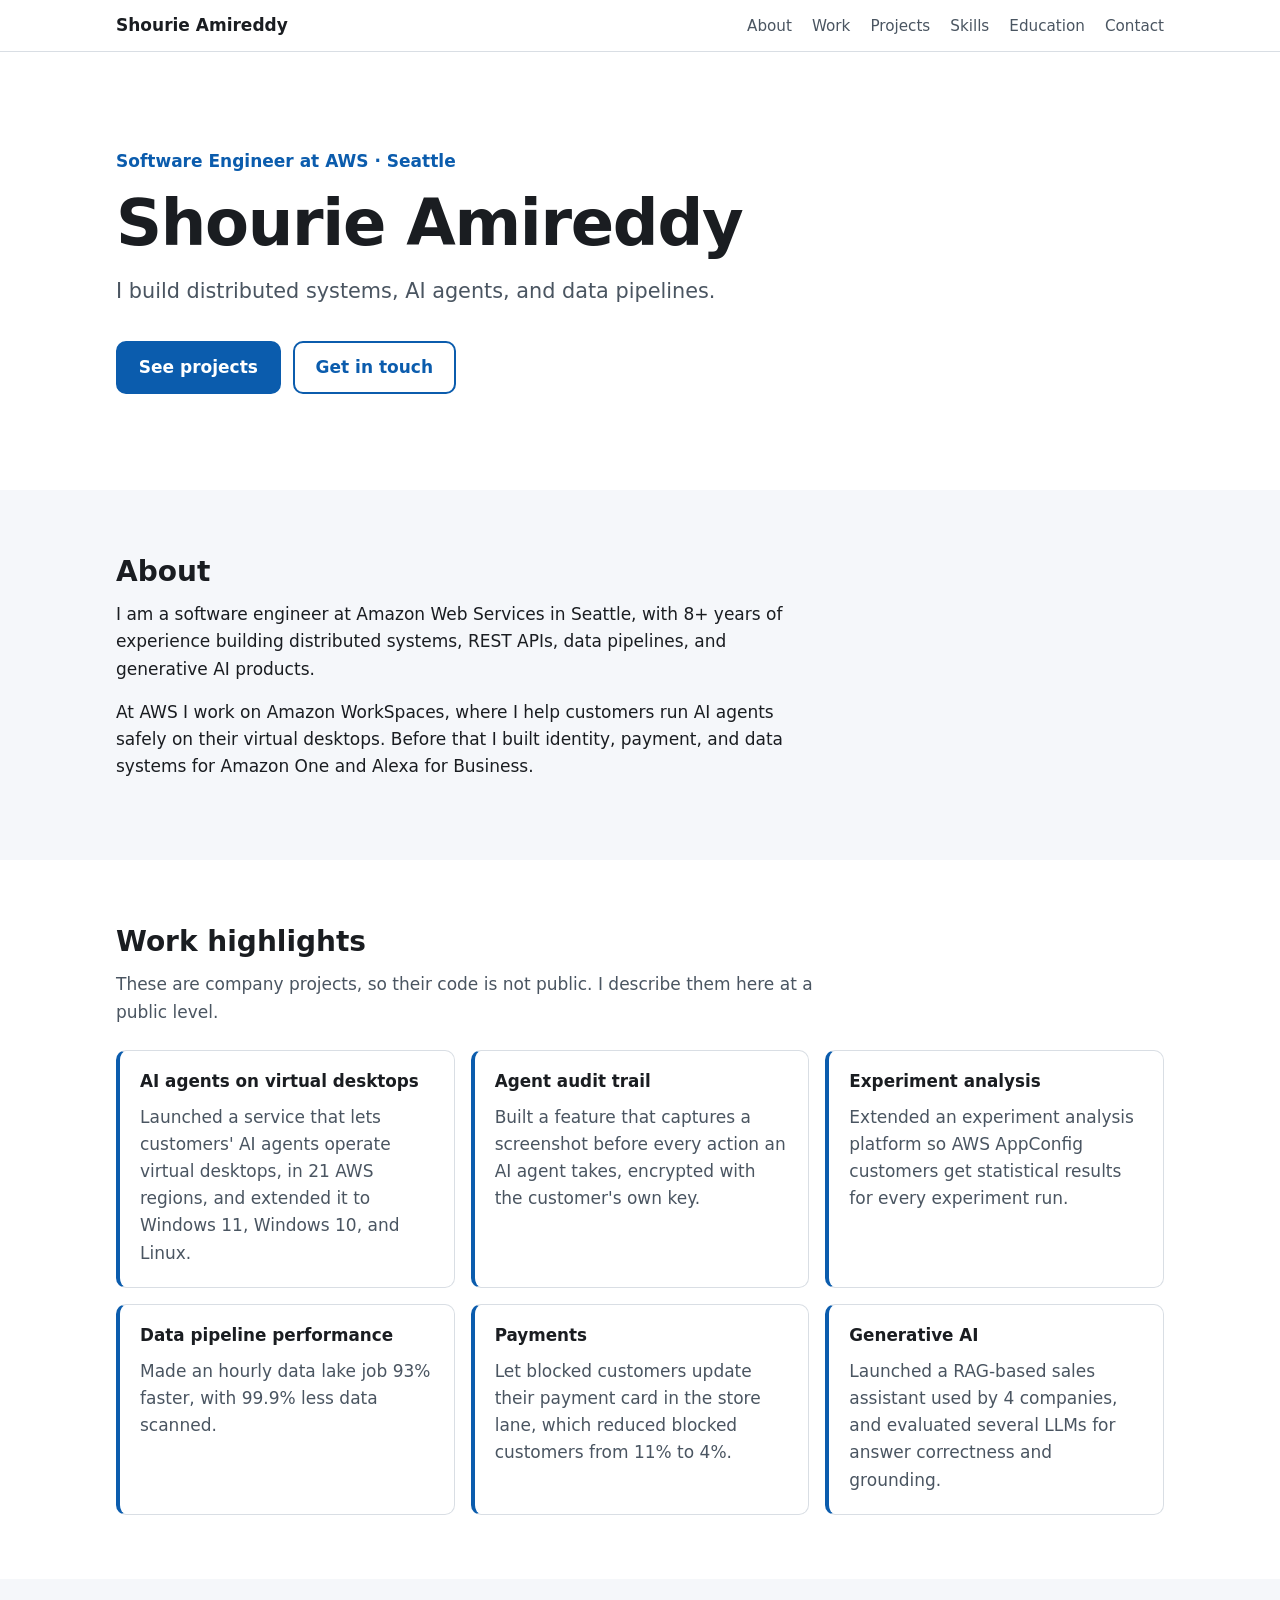
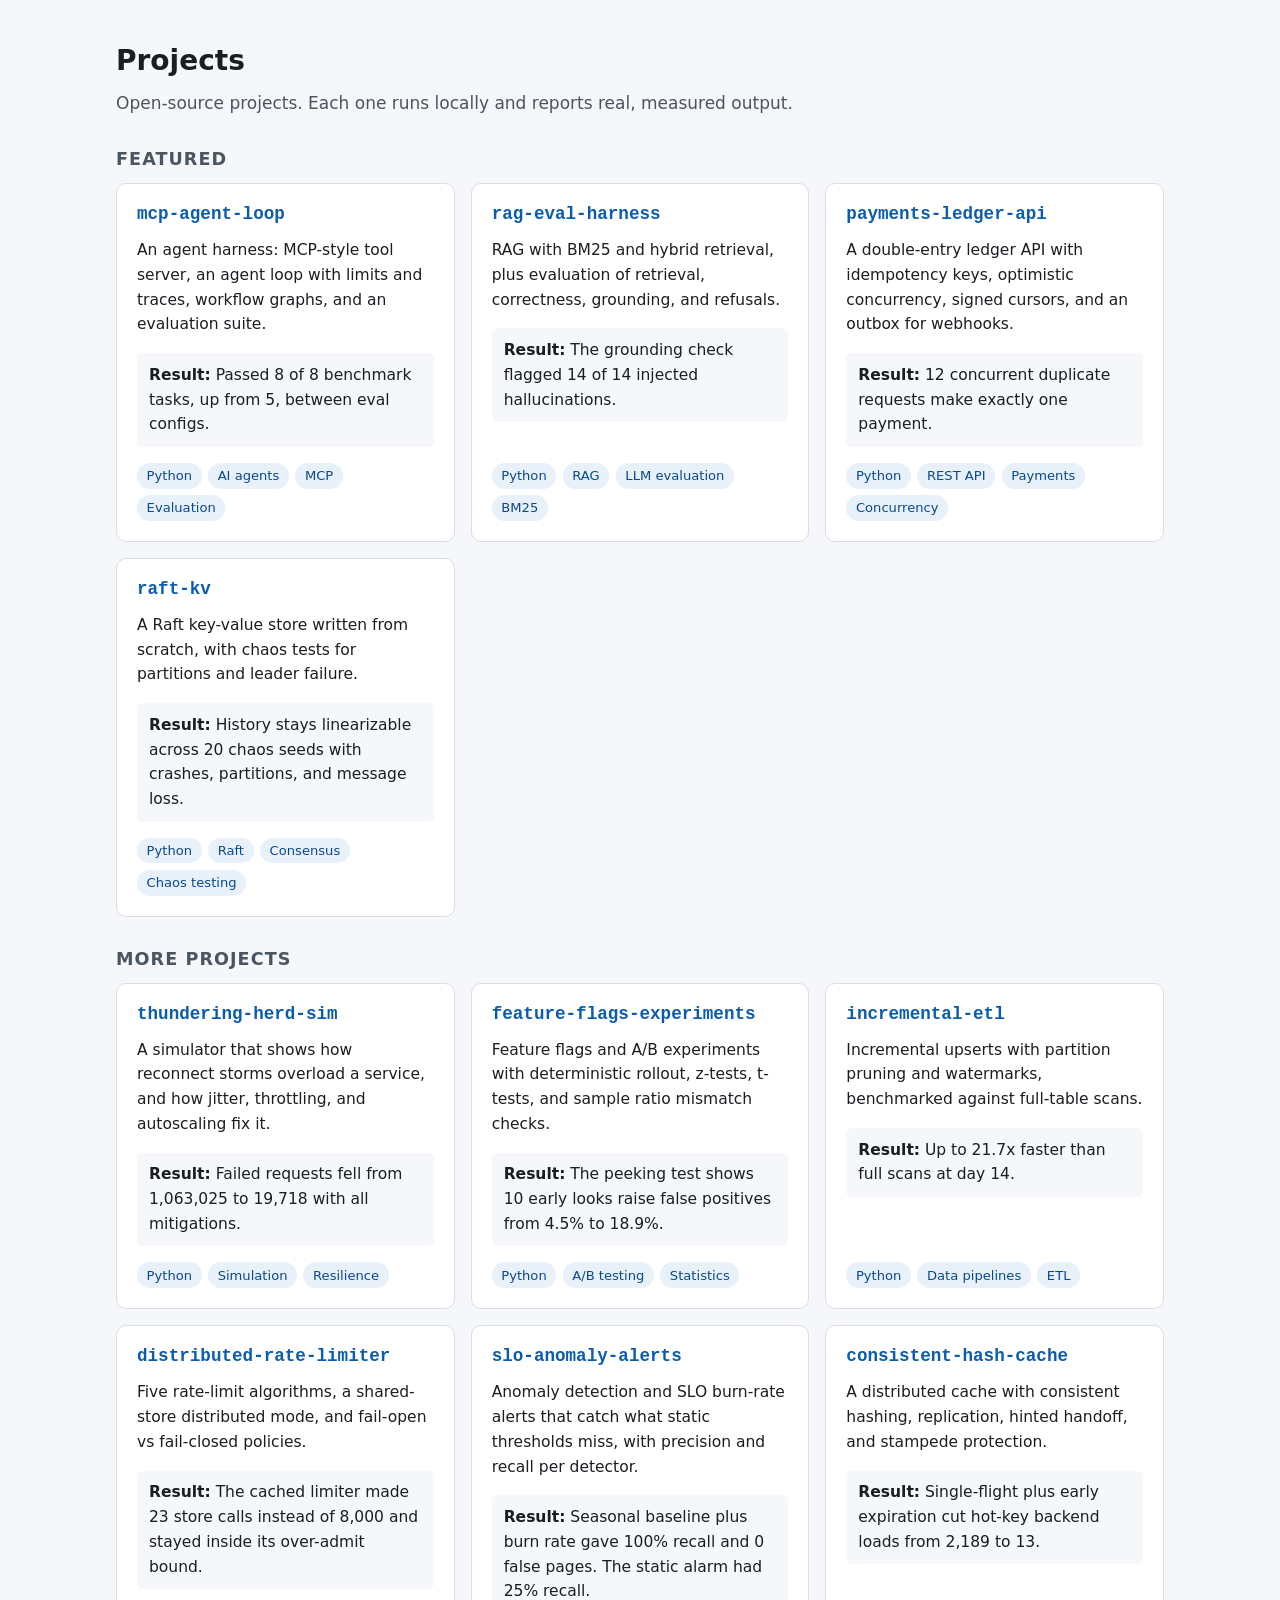
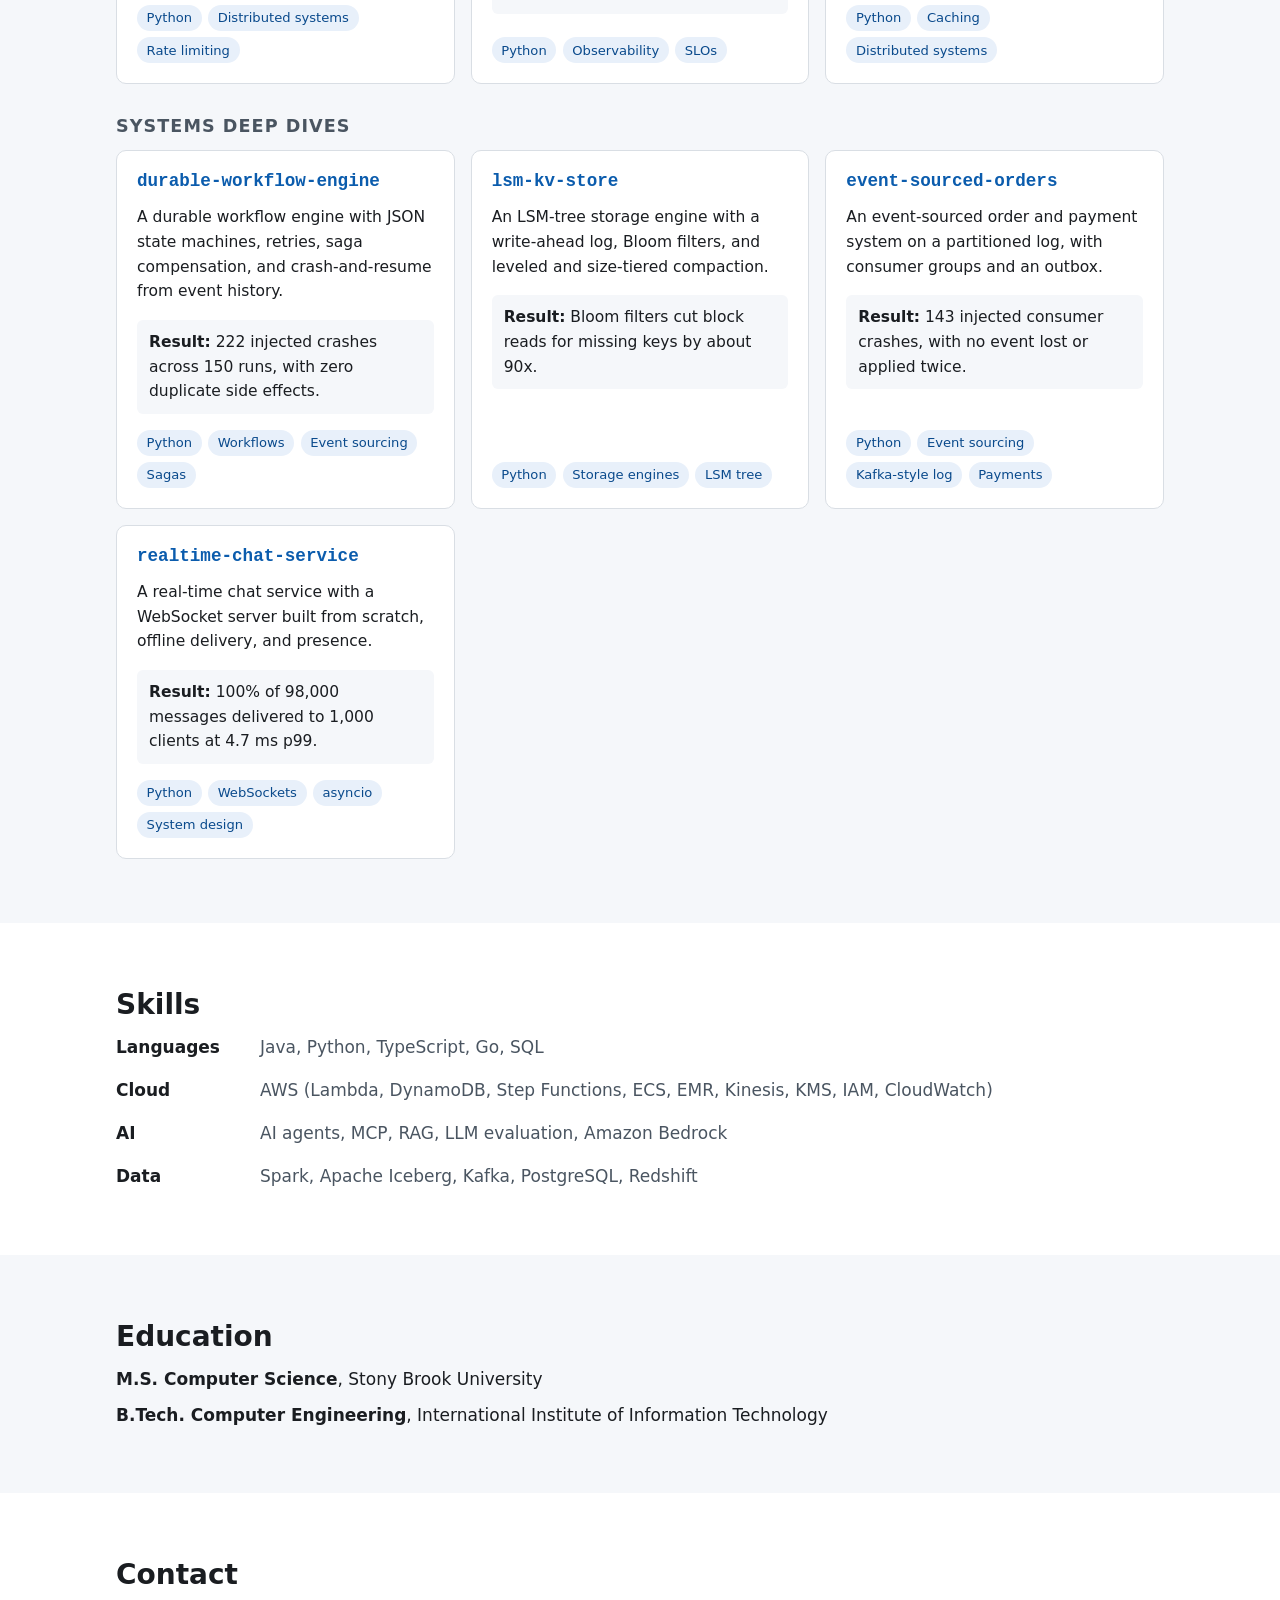
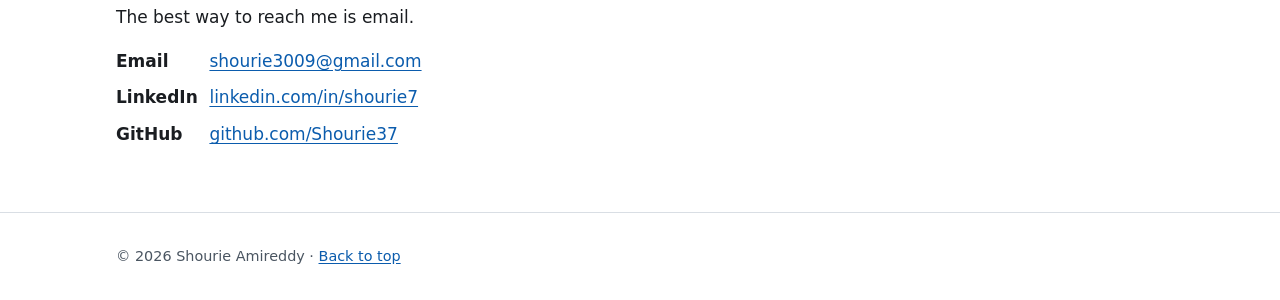
<file: index.html>
<!doctype html>
<html lang="en">
<head>
  <meta charset="utf-8">
  <meta name="viewport" content="width=device-width, initial-scale=1">
  <title>Shourie Amireddy | Software Engineer at AWS</title>
  <meta name="description" content="Shourie Amireddy is a software engineer at AWS in Seattle. He builds distributed systems, AI agents, and data pipelines.">
  <meta name="author" content="Shourie Amireddy">
  <meta property="og:type" content="website">
  <meta property="og:url" content="https://shourie37.github.io/">
  <meta property="og:title" content="Shourie Amireddy | Software Engineer at AWS">
  <meta property="og:description" content="Software engineer at AWS in Seattle. Distributed systems, AI agents, and data pipelines.">
  <meta name="twitter:card" content="summary">
  <meta name="color-scheme" content="light dark">
  <link rel="icon" href="data:image/svg+xml,%3Csvg xmlns='http://www.w3.org/2000/svg' viewBox='0 0 32 32'%3E%3Crect width='32' height='32' rx='6' fill='%230b5cad'/%3E%3Ctext x='16' y='22' font-family='sans-serif' font-size='16' font-weight='700' fill='white' text-anchor='middle'%3ESA%3C/text%3E%3C/svg%3E">
  <link rel="stylesheet" href="style.css">
</head>
<body>
  <a class="skip-link" href="#main">Skip to content</a>

  <header class="site-header">
    <nav class="nav" aria-label="Main">
      <a class="nav-name" href="#top">Shourie Amireddy</a>
      <ul class="nav-links">
        <li><a href="#about">About</a></li>
        <li><a href="#work">Work</a></li>
        <li><a href="#projects">Projects</a></li>
        <li><a href="#skills">Skills</a></li>
        <li><a href="#education">Education</a></li>
        <li><a href="#contact">Contact</a></li>
      </ul>
    </nav>
  </header>

  <main id="main">
    <section class="hero" id="top" aria-labelledby="hero-title">
      <div class="container">
        <p class="eyebrow">Software Engineer at AWS · Seattle</p>
        <h1 id="hero-title">Shourie Amireddy</h1>
        <p class="lead">I build distributed systems, AI agents, and data pipelines.</p>
        <p class="hero-actions">
          <a class="button" href="#projects">See projects</a>
          <a class="button button-secondary" href="#contact">Get in touch</a>
        </p>
      </div>
    </section>

    <section id="about" aria-labelledby="about-title">
      <div class="container">
        <h2 id="about-title">About</h2>
        <p>I am a software engineer at Amazon Web Services in Seattle, with 8+ years of experience building distributed systems, REST APIs, data pipelines, and generative AI products.</p>
        <p>At AWS I work on Amazon WorkSpaces, where I help customers run AI agents safely on their virtual desktops. Before that I built identity, payment, and data systems for Amazon One and Alexa for Business.</p>
      </div>
    </section>

    <section id="work" aria-labelledby="work-title">
      <div class="container">
        <h2 id="work-title">Work highlights</h2>
        <p class="section-note">These are company projects, so their code is not public. I describe them here at a public level.</p>
        <ul class="highlights">
          <li>
            <h3>AI agents on virtual desktops</h3>
            <p>Launched a service that lets customers' AI agents operate virtual desktops, in 21 AWS regions, and extended it to Windows 11, Windows 10, and Linux.</p>
          </li>
          <li>
            <h3>Agent audit trail</h3>
            <p>Built a feature that captures a screenshot before every action an AI agent takes, encrypted with the customer's own key.</p>
          </li>
          <li>
            <h3>Experiment analysis</h3>
            <p>Extended an experiment analysis platform so AWS AppConfig customers get statistical results for every experiment run.</p>
          </li>
          <li>
            <h3>Data pipeline performance</h3>
            <p>Made an hourly data lake job 93% faster, with 99.9% less data scanned.</p>
          </li>
          <li>
            <h3>Payments</h3>
            <p>Let blocked customers update their payment card in the store lane, which reduced blocked customers from 11% to 4%.</p>
          </li>
          <li>
            <h3>Generative AI</h3>
            <p>Launched a RAG-based sales assistant used by 4 companies, and evaluated several LLMs for answer correctness and grounding.</p>
          </li>
        </ul>
      </div>
    </section>

    <section id="projects" aria-labelledby="projects-title">
      <div class="container">
        <h2 id="projects-title">Projects</h2>
        <p class="section-note">Open-source projects. Each one runs locally and reports real, measured output.</p>

        <h3 class="subhead">Featured</h3>
        <ul class="cards">
          <!-- PROJECT: mcp-agent-loop START -->
          <li class="card">
            <h4><a href="https://github.com/Shourie37/mcp-agent-loop">mcp-agent-loop</a></h4>
            <p>An agent harness: MCP-style tool server, an agent loop with limits and traces, workflow graphs, and an evaluation suite.</p>
            <p class="result"><span class="result-label">Result:</span> Passed 8 of 8 benchmark tasks, up from 5, between eval configs.</p>
            <ul class="tags" aria-label="Tags"><li>Python</li><li>AI agents</li><li>MCP</li><li>Evaluation</li></ul>
          </li>
          <!-- PROJECT: mcp-agent-loop END -->

          <!-- PROJECT: rag-eval-harness START -->
          <li class="card">
            <h4><a href="https://github.com/Shourie37/rag-eval-harness">rag-eval-harness</a></h4>
            <p>RAG with BM25 and hybrid retrieval, plus evaluation of retrieval, correctness, grounding, and refusals.</p>
            <p class="result"><span class="result-label">Result:</span> The grounding check flagged 14 of 14 injected hallucinations.</p>
            <ul class="tags" aria-label="Tags"><li>Python</li><li>RAG</li><li>LLM evaluation</li><li>BM25</li></ul>
          </li>
          <!-- PROJECT: rag-eval-harness END -->

          <!-- PROJECT: payments-ledger-api START -->
          <li class="card">
            <h4><a href="https://github.com/Shourie37/payments-ledger-api">payments-ledger-api</a></h4>
            <p>A double-entry ledger API with idempotency keys, optimistic concurrency, signed cursors, and an outbox for webhooks.</p>
            <p class="result"><span class="result-label">Result:</span> 12 concurrent duplicate requests make exactly one payment.</p>
            <ul class="tags" aria-label="Tags"><li>Python</li><li>REST API</li><li>Payments</li><li>Concurrency</li></ul>
          </li>
          <!-- PROJECT: payments-ledger-api END -->

          <!-- PROJECT: raft-kv START -->
          <li class="card">
            <h4><a href="https://github.com/Shourie37/raft-kv">raft-kv</a></h4>
            <p>A Raft key-value store written from scratch, with chaos tests for partitions and leader failure.</p>
            <p class="result"><span class="result-label">Result:</span> History stays linearizable across 20 chaos seeds with crashes, partitions, and message loss.</p>
            <ul class="tags" aria-label="Tags"><li>Python</li><li>Raft</li><li>Consensus</li><li>Chaos testing</li></ul>
          </li>
          <!-- PROJECT: raft-kv END -->
        </ul>

        <h3 class="subhead">More projects</h3>
        <ul class="cards">
          <!-- PROJECT: thundering-herd-sim START -->
          <li class="card">
            <h4><a href="https://github.com/Shourie37/thundering-herd-sim">thundering-herd-sim</a></h4>
            <p>A simulator that shows how reconnect storms overload a service, and how jitter, throttling, and autoscaling fix it.</p>
            <p class="result"><span class="result-label">Result:</span> Failed requests fell from 1,063,025 to 19,718 with all mitigations.</p>
            <ul class="tags" aria-label="Tags"><li>Python</li><li>Simulation</li><li>Resilience</li></ul>
          </li>
          <!-- PROJECT: thundering-herd-sim END -->

          <!-- PROJECT: feature-flags-experiments START -->
          <li class="card">
            <h4><a href="https://github.com/Shourie37/feature-flags-experiments">feature-flags-experiments</a></h4>
            <p>Feature flags and A/B experiments with deterministic rollout, z-tests, t-tests, and sample ratio mismatch checks.</p>
            <p class="result"><span class="result-label">Result:</span> The peeking test shows 10 early looks raise false positives from 4.5% to 18.9%.</p>
            <ul class="tags" aria-label="Tags"><li>Python</li><li>A/B testing</li><li>Statistics</li></ul>
          </li>
          <!-- PROJECT: feature-flags-experiments END -->

          <!-- PROJECT: incremental-etl START -->
          <li class="card">
            <h4><a href="https://github.com/Shourie37/incremental-etl">incremental-etl</a></h4>
            <p>Incremental upserts with partition pruning and watermarks, benchmarked against full-table scans.</p>
            <p class="result"><span class="result-label">Result:</span> Up to 21.7x faster than full scans at day 14.</p>
            <ul class="tags" aria-label="Tags"><li>Python</li><li>Data pipelines</li><li>ETL</li></ul>
          </li>
          <!-- PROJECT: incremental-etl END -->

          <!-- PROJECT: distributed-rate-limiter START -->
          <li class="card">
            <h4><a href="https://github.com/Shourie37/distributed-rate-limiter">distributed-rate-limiter</a></h4>
            <p>Five rate-limit algorithms, a shared-store distributed mode, and fail-open vs fail-closed policies.</p>
            <p class="result"><span class="result-label">Result:</span> The cached limiter made 23 store calls instead of 8,000 and stayed inside its over-admit bound.</p>
            <ul class="tags" aria-label="Tags"><li>Python</li><li>Distributed systems</li><li>Rate limiting</li></ul>
          </li>
          <!-- PROJECT: distributed-rate-limiter END -->

          <!-- PROJECT: slo-anomaly-alerts START -->
          <li class="card">
            <h4><a href="https://github.com/Shourie37/slo-anomaly-alerts">slo-anomaly-alerts</a></h4>
            <p>Anomaly detection and SLO burn-rate alerts that catch what static thresholds miss, with precision and recall per detector.</p>
            <p class="result"><span class="result-label">Result:</span> Seasonal baseline plus burn rate gave 100% recall and 0 false pages. The static alarm had 25% recall.</p>
            <ul class="tags" aria-label="Tags"><li>Python</li><li>Observability</li><li>SLOs</li></ul>
          </li>
          <!-- PROJECT: slo-anomaly-alerts END -->

          <!-- PROJECT: consistent-hash-cache START -->
          <li class="card">
            <h4><a href="https://github.com/Shourie37/consistent-hash-cache">consistent-hash-cache</a></h4>
            <p>A distributed cache with consistent hashing, replication, hinted handoff, and stampede protection.</p>
            <p class="result"><span class="result-label">Result:</span> Single-flight plus early expiration cut hot-key backend loads from 2,189 to 13.</p>
            <ul class="tags" aria-label="Tags"><li>Python</li><li>Caching</li><li>Distributed systems</li></ul>
          </li>
          <!-- PROJECT: consistent-hash-cache END -->
        </ul>

        <h3 class="subhead">Systems deep dives</h3>
        <ul class="cards">
          <!-- PROJECT: durable-workflow-engine START -->
          <li class="card">
            <h4><a href="https://github.com/Shourie37/durable-workflow-engine">durable-workflow-engine</a></h4>
            <p>A durable workflow engine with JSON state machines, retries, saga compensation, and crash-and-resume from event history.</p>
            <p class="result"><span class="result-label">Result:</span> 222 injected crashes across 150 runs, with zero duplicate side effects.</p>
            <ul class="tags" aria-label="Tags"><li>Python</li><li>Workflows</li><li>Event sourcing</li><li>Sagas</li></ul>
          </li>
          <!-- PROJECT: durable-workflow-engine END -->

          <!-- PROJECT: lsm-kv-store START -->
          <li class="card">
            <h4><a href="https://github.com/Shourie37/lsm-kv-store">lsm-kv-store</a></h4>
            <p>An LSM-tree storage engine with a write-ahead log, Bloom filters, and leveled and size-tiered compaction.</p>
            <p class="result"><span class="result-label">Result:</span> Bloom filters cut block reads for missing keys by about 90x.</p>
            <ul class="tags" aria-label="Tags"><li>Python</li><li>Storage engines</li><li>LSM tree</li></ul>
          </li>
          <!-- PROJECT: lsm-kv-store END -->

          <!-- PROJECT: event-sourced-orders START -->
          <li class="card">
            <h4><a href="https://github.com/Shourie37/event-sourced-orders">event-sourced-orders</a></h4>
            <p>An event-sourced order and payment system on a partitioned log, with consumer groups and an outbox.</p>
            <p class="result"><span class="result-label">Result:</span> 143 injected consumer crashes, with no event lost or applied twice.</p>
            <ul class="tags" aria-label="Tags"><li>Python</li><li>Event sourcing</li><li>Kafka-style log</li><li>Payments</li></ul>
          </li>
          <!-- PROJECT: event-sourced-orders END -->

          <!-- PROJECT: realtime-chat-service START -->
          <li class="card">
            <h4><a href="https://github.com/Shourie37/realtime-chat-service">realtime-chat-service</a></h4>
            <p>A real-time chat service with a WebSocket server built from scratch, offline delivery, and presence.</p>
            <p class="result"><span class="result-label">Result:</span> 100% of 98,000 messages delivered to 1,000 clients at 4.7 ms p99.</p>
            <ul class="tags" aria-label="Tags"><li>Python</li><li>WebSockets</li><li>asyncio</li><li>System design</li></ul>
          </li>
          <!-- PROJECT: realtime-chat-service END -->
        </ul>
      </div>
    </section>

    <section id="skills" aria-labelledby="skills-title">
      <div class="container">
        <h2 id="skills-title">Skills</h2>
        <dl class="skills">
          <div><dt>Languages</dt><dd>Java, Python, TypeScript, Go, SQL</dd></div>
          <div><dt>Cloud</dt><dd>AWS (Lambda, DynamoDB, Step Functions, ECS, EMR, Kinesis, KMS, IAM, CloudWatch)</dd></div>
          <div><dt>AI</dt><dd>AI agents, MCP, RAG, LLM evaluation, Amazon Bedrock</dd></div>
          <div><dt>Data</dt><dd>Spark, Apache Iceberg, Kafka, PostgreSQL, Redshift</dd></div>
        </dl>
      </div>
    </section>

    <section id="education" aria-labelledby="education-title">
      <div class="container">
        <h2 id="education-title">Education</h2>
        <ul class="education">
          <li><strong>M.S. Computer Science</strong>, Stony Brook University</li>
          <li><strong>B.Tech. Computer Engineering</strong>, International Institute of Information Technology</li>
        </ul>
      </div>
    </section>

    <section id="contact" aria-labelledby="contact-title">
      <div class="container">
        <h2 id="contact-title">Contact</h2>
        <p>The best way to reach me is email.</p>
        <ul class="contact">
          <li><span class="contact-label">Email</span> <a href="mailto:shourie3009@gmail.com">shourie3009@gmail.com</a></li>
          <li><span class="contact-label">LinkedIn</span> <a href="https://linkedin.com/in/shourie7">linkedin.com/in/shourie7</a></li>
          <li><span class="contact-label">GitHub</span> <a href="https://github.com/Shourie37">github.com/Shourie37</a></li>
        </ul>
      </div>
    </section>
  </main>

  <footer class="site-footer">
    <div class="container">
      <p>© 2026 Shourie Amireddy · <a href="#top">Back to top</a></p>
    </div>
  </footer>
</body>
</html>
</file>
<file: style.css>
:root {
  --bg: #ffffff;
  --bg-alt: #f5f7fa;
  --surface: #ffffff;
  --text: #1a1d21;
  --muted: #4a5561;
  --border: #d9dee4;
  --accent: #0b5cad;
  --accent-text: #ffffff;
  --tag-bg: #e8f0fa;
  --tag-text: #0a4a8c;
  --focus: #0b5cad;
  --radius: 10px;
  --max: 68rem;
  color-scheme: light dark;
}

@media (prefers-color-scheme: dark) {
  :root {
    --bg: #0f1419;
    --bg-alt: #151b22;
    --surface: #1a2129;
    --text: #e6e9ed;
    --muted: #a8b1bb;
    --border: #2c3540;
    --accent: #6cb6ff;
    --accent-text: #0b1520;
    --tag-bg: #1d2c3d;
    --tag-text: #a8d1ff;
    --focus: #8cc6ff;
  }
}

*,
*::before,
*::after {
  box-sizing: border-box;
}

html {
  scroll-behavior: smooth;
  scroll-padding-top: 4.5rem;
}

@media (prefers-reduced-motion: reduce) {
  html {
    scroll-behavior: auto;
  }
}

body {
  margin: 0;
  font-family: system-ui, -apple-system, "Segoe UI", Roboto, "Helvetica Neue", Arial, sans-serif;
  font-size: 1.0625rem;
  line-height: 1.6;
  color: var(--text);
  background: var(--bg);
  -webkit-text-size-adjust: 100%;
}

a {
  color: var(--accent);
  text-underline-offset: 0.15em;
}

a:hover {
  text-decoration-thickness: 2px;
}

:focus-visible {
  outline: 3px solid var(--focus);
  outline-offset: 3px;
  border-radius: 3px;
}

.container {
  max-width: var(--max);
  margin: 0 auto;
  padding: 0 1.25rem;
}

.skip-link {
  position: absolute;
  left: 1rem;
  top: -3rem;
  z-index: 100;
  padding: 0.5rem 1rem;
  background: var(--accent);
  color: var(--accent-text);
  border-radius: var(--radius);
  text-decoration: none;
}

.skip-link:focus {
  top: 1rem;
}

/* Header */
.site-header {
  position: sticky;
  top: 0;
  z-index: 10;
  background: var(--bg);
  border-bottom: 1px solid var(--border);
}

.nav {
  max-width: var(--max);
  margin: 0 auto;
  padding: 0.75rem 1.25rem;
  display: flex;
  flex-wrap: wrap;
  align-items: center;
  justify-content: space-between;
  gap: 0.5rem 1.5rem;
}

.nav-name {
  font-weight: 700;
  color: var(--text);
  text-decoration: none;
}

.nav-links {
  list-style: none;
  margin: 0;
  padding: 0;
  display: flex;
  flex-wrap: wrap;
  gap: 0.25rem 1.25rem;
}

.nav-links a {
  color: var(--muted);
  text-decoration: none;
  font-size: 0.95rem;
}

.nav-links a:hover {
  color: var(--accent);
}

/* Sections */
section {
  padding: 4rem 0;
}

section:nth-of-type(even) {
  background: var(--bg-alt);
}

h1,
h2,
h3,
h4 {
  line-height: 1.25;
  margin: 0 0 0.75rem;
}

h2 {
  font-size: 1.75rem;
}

p {
  margin: 0 0 1rem;
  max-width: 44rem;
}

.section-note {
  color: var(--muted);
}

.subhead {
  font-size: 1.1rem;
  margin-top: 2rem;
  color: var(--muted);
  text-transform: uppercase;
  letter-spacing: 0.06em;
}

/* Hero */
.hero {
  padding: 6rem 0 5rem;
}

.eyebrow {
  color: var(--accent);
  font-weight: 600;
  margin-bottom: 0.5rem;
}

.hero h1 {
  font-size: clamp(2.5rem, 7vw, 4rem);
  letter-spacing: -0.02em;
}

.lead {
  font-size: 1.3rem;
  color: var(--muted);
}

.hero-actions {
  display: flex;
  flex-wrap: wrap;
  gap: 0.75rem;
  margin-top: 2rem;
}

.button {
  display: inline-block;
  padding: 0.7rem 1.3rem;
  border-radius: var(--radius);
  border: 2px solid var(--accent);
  background: var(--accent);
  color: var(--accent-text);
  font-weight: 600;
  text-decoration: none;
}

.button:hover {
  filter: brightness(1.08);
}

.button-secondary {
  background: transparent;
  color: var(--accent);
}

/* Work highlights */
.highlights {
  list-style: none;
  margin: 1.5rem 0 0;
  padding: 0;
  display: grid;
  grid-template-columns: repeat(auto-fill, minmax(18rem, 1fr));
  gap: 1rem;
}

.highlights li {
  padding: 1.25rem;
  background: var(--surface);
  border: 1px solid var(--border);
  border-left: 4px solid var(--accent);
  border-radius: var(--radius);
}

.highlights h3 {
  font-size: 1.05rem;
}

.highlights p {
  margin: 0;
  color: var(--muted);
}

/* Project cards */
.cards {
  list-style: none;
  margin: 0;
  padding: 0;
  display: grid;
  grid-template-columns: repeat(auto-fill, minmax(18rem, 1fr));
  gap: 1rem;
}

.card {
  display: flex;
  flex-direction: column;
  padding: 1.25rem;
  background: var(--surface);
  border: 1px solid var(--border);
  border-radius: var(--radius);
}

.card h4 {
  font-size: 1.1rem;
  font-family: ui-monospace, SFMono-Regular, Menlo, Consolas, monospace;
  word-break: break-word;
}

.card h4 a {
  text-decoration: none;
}

.card h4 a:hover {
  text-decoration: underline;
}

.card p {
  font-size: 0.97rem;
}

.result {
  padding: 0.6rem 0.75rem;
  background: var(--bg-alt);
  border-radius: 6px;
}

.result-label {
  font-weight: 700;
}

.tags {
  list-style: none;
  margin: auto 0 0;
  padding: 0;
  display: flex;
  flex-wrap: wrap;
  gap: 0.4rem;
}

.tags li {
  padding: 0.15rem 0.6rem;
  font-size: 0.82rem;
  background: var(--tag-bg);
  color: var(--tag-text);
  border-radius: 999px;
}

.card-wip {
  border-style: dashed;
}

.status {
  margin: auto 0 0;
  font-size: 0.85rem;
  font-weight: 600;
  color: var(--muted);
}

/* Skills */
.skills {
  margin: 0;
  display: grid;
  gap: 1rem;
}

.skills div {
  display: grid;
  grid-template-columns: 8rem 1fr;
  gap: 1rem;
}

.skills dt {
  font-weight: 700;
}

.skills dd {
  margin: 0;
  color: var(--muted);
}

@media (max-width: 34rem) {
  .skills div {
    grid-template-columns: 1fr;
    gap: 0.1rem;
  }
}

/* Education and contact */
.education,
.contact {
  list-style: none;
  margin: 0;
  padding: 0;
  display: grid;
  gap: 0.6rem;
}

.contact-label {
  display: inline-block;
  min-width: 5.5rem;
  font-weight: 700;
}

.contact a {
  word-break: break-word;
}

/* Footer */
.site-footer {
  padding: 2rem 0;
  border-top: 1px solid var(--border);
  color: var(--muted);
  font-size: 0.9rem;
}

.site-footer p {
  margin: 0;
}

/* 404 page */
.not-found {
  min-height: 70vh;
  display: flex;
  align-items: center;
}

@media print {
  .card, .highlights li { break-inside: avoid; }
  h2, h3, .subhead { break-after: avoid; }
  .nav-links { display: none; }
  #skills, #education, #contact { break-inside: avoid; }
}
</file>
